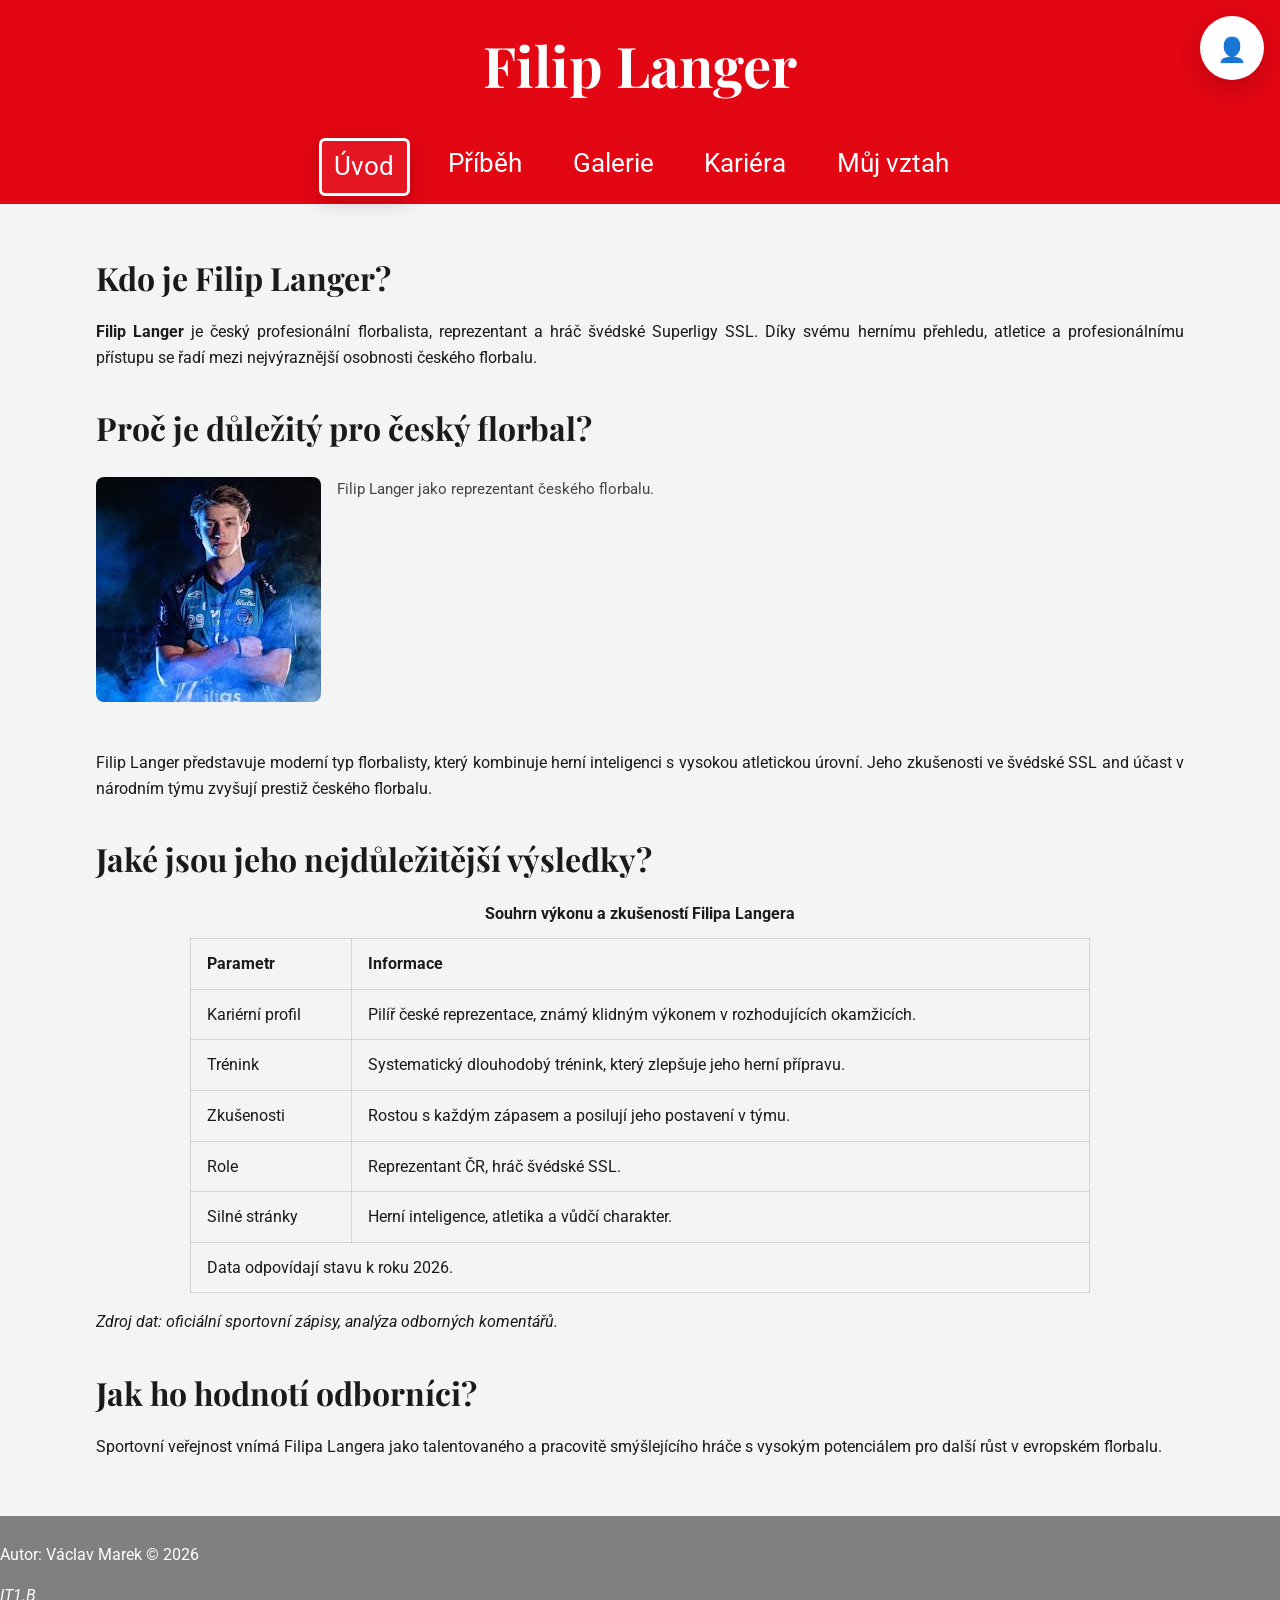
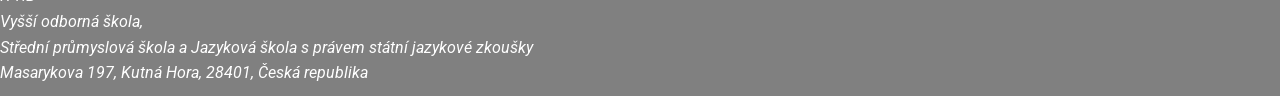
<file: index.html>
<!DOCTYPE html>
<html lang="cs">
<head>
    <meta charset="UTF-8">
    <meta name="viewport" content="width=device-width, initial-scale=1.0">
    <meta name="author" content="Václav Marek">
    <meta name="description" content="Filip Langer – český profesionální florbalista, reprezentant a hráč švédské SSL. Popoznejte jeho kariéru, statistiky and důvody, proč je jednou z nejdůležitějších osobností českého florbalu.">
    <meta name="robots" content="index, follow">
    <meta name="keywords" content="Filip Langer, florbal, český reprezentant, SSL, sportovní kariéra, florbalista">
    <meta property="og:title" content="Filip Langer – český florbalista a reprezentant">
    <meta property="og:description" content="Oficiální stránka o Filipu Langerovi: jeho sportovní kariéra, úspěchy a role v české florbalové reprezentaci.">
    <title>Filip Langer – Český florbalista a reprezentant</title>
    <link rel="stylesheet" href="Langer.css">
    <script type="application/ld+json">
    {
      "@context": "https://schema.org",
      "@type": "Person",
      "name": "Filip Langer",
      "jobTitle": "Florbalista",
      "knowsAbout": ["Florbal", "sportovní strategie", "reprezentační zápasy"],
      "memberOf": {
        "@type": "SportsTeam",
        "name": "Česká florbalová reprezentace"
      }
    }
    </script>
    <script type="application/ld+json">
    {
      "@context": "https://schema.org",
      "@type": "FAQPage",
      "mainEntity": [
        {
          "@type": "Question",
          "name": "Kdo je Filip Langer?",
          "acceptedAnswer": {
            "@type": "Answer",
            "text": "Filip Langer je český profesionální florbalista, reprezentant a hráč švédské Superligy SSL, známý pro svoji herní inteligenci, atletiku a vůdčí přístup na hřišti."
          }
        }
      ]
    }
    </script>
</head>
<body>
    <a href="#auth-modal" class="floating-logo">👤<span>Účet</span></a>
    <header>
        <h1 class="nadpis">Filip Langer</h1>
        <nav aria-label="Hlavní navigace">
            <ul class="vodorovne">
                <li><a href="index.html" class="active">Úvod</a></li>
                <li><a href="pribeh.html">Příběh</a></li>
                <li><a href="galerie_media.html">Galerie</a></li>
                <li><a href="repre.html">Kariéra</a></li>
                <li><a href="proc_prave_on.html">Můj vztah</a></li>
            </ul>
        </nav>
    </header>

    <main>
        <article>
            <section>
                <header>
                    <h2>Kdo je Filip Langer?</h2>
                </header>
                <p>
                    <strong>Filip Langer</strong> je český profesionální florbalista, reprezentant a hráč švédské Superligy SSL. Díky svému hernímu přehledu, atletice a profesionálnímu přístupu se řadí mezi nejvýraznější osobnosti českého florbalu.
                </p>
            </section>

            <section>
                <header>
                    <h2>Proč je důležitý pro český florbal?</h2>
                </header>
                <figure>
                    <img class="langer" src="img/jpg/stáhnout (2).jpg" alt="Filip Langer v akci" width="300" height="300" loading="lazy">
                    <figcaption>Filip Langer jako reprezentant českého florbalu.</figcaption>
                </figure>
                <p>
                    Filip Langer představuje moderní typ florbalisty, který kombinuje herní inteligenci s vysokou atletickou úrovní. Jeho zkušenosti ve švédské SSL and účast v národním týmu zvyšují prestiž českého florbalu.
                </p>
            </section>

            <section>
                <header>
                    <h2>Jaké jsou jeho nejdůležitější výsledky?</h2>
                </header>
                <table>
                    <caption>Souhrn výkonu a zkušeností Filipa Langera</caption>
                    <thead>
                        <tr>
                            <th>Parametr</th>
                            <th>Informace</th>
                        </tr>
                    </thead>
                    <tbody>
                        <tr>
                            <td>Kariérní profil</td>
                            <td>Pilíř české reprezentace, známý klidným výkonem v rozhodujících okamžicích.</td>
                        </tr>
                        <tr>
                            <td>Trénink</td>
                            <td>Systematický dlouhodobý trénink, který zlepšuje jeho herní přípravu.</td>
                        </tr>
                        <tr>
                            <td>Zkušenosti</td>
                            <td>Rostou s každým zápasem a posilují jeho postavení v týmu.</td>
                        </tr>
                        <tr>
                            <td>Role</td>
                            <td>Reprezentant ČR, hráč švédské SSL.</td>
                        </tr>
                        <tr>
                            <td>Silné stránky</td>
                            <td>Herní inteligence, atletika a vůdčí charakter.</td>
                        </tr>
                    </tbody>
                    <tfoot>
                        <tr>
                            <td colspan="2">Data odpovídají stavu k roku 2026.</td>
                        </tr>
                    </tfoot>
                </table>
                <p><em>Zdroj dat: oficiální sportovní zápisy, analýza odborných komentářů.</em></p>
            </section>

            <section>
                <header>
                    <h2>Jak ho hodnotí odborníci?</h2>
                </header>
                <p>
                    Sportovní veřejnost vnímá Filipa Langera jako talentovaného a pracovitě smýšlejícího hráče s vysokým potenciálem pro další růst v evropském florbalu.
                </p>
            </section>
        </article>
    </main>

    <footer class="footer">
        <p>Autor: Václav Marek © 2026</p>
        <address>
            IT1.B<br>
            Vyšší odborná škola,<br>
            Střední průmyslová škola a Jazyková škola s právem státní jazykové zkoušky<br>
            Masarykova 197, Kutná Hora, 28401, Česká republika
        </address>
    </footer>

    <div id="auth-modal" class="modal" role="dialog" aria-modal="true" aria-labelledby="auth-title">
        <div class="modal-content auth-container">
            <a href="#" class="modal-close" aria-label="Zavřít">✕</a>
            
            <div class="auth-box">
                <h2 id="auth-title">Přihlášení</h2>
                <form method="POST" action="#" novalidate>
                    <div class="form-group">
                        <label for="login-email">E-mail:</label>
                        <input type="email" id="login-email" name="email" placeholder="vase.email@priklad.cz" required>
                    </div>

                    <div class="form-group">
                        <label for="login-password">Heslo:</label>
                        <input type="password" id="login-password" name="password" placeholder="Zadejte heslo" required>
                    </div>

                    <button type="submit">Přihlásit se</button>
                </form>
            </div>

            <hr class="auth-divider">

            <div class="auth-box">
                <h2>Registrace</h2>
                <form method="POST" action="#" novalidate>
                    <div class="form-group">
                        <label for="reg-name">Jméno a příjmení:</label>
                        <input type="text" id="reg-name" name="name" placeholder="Vaše jméno" required>
                    </div>

                    <div class="form-group">
                        <label for="reg-email">E-mail:</label>
                        <input type="email" id="reg-email" name="email" placeholder="vase.email@priklad.cz" required>
                    </div>

                    <div class="form-group">
                        <label for="reg-password">Heslo:</label>
                        <input type="password" id="reg-password" name="password" placeholder="Vytvořte si silné heslo" required>
                    </div>

                    <div class="form-group checkbox-group">
                        <label><input type="checkbox" name="agree" required> Souhlasím se zpracováním dat</label>
                    </div>

                    <button type="submit">Registrovat se</button>
                </form>
            </div>
        </div>
    </div>
</body>
</html>
</file>
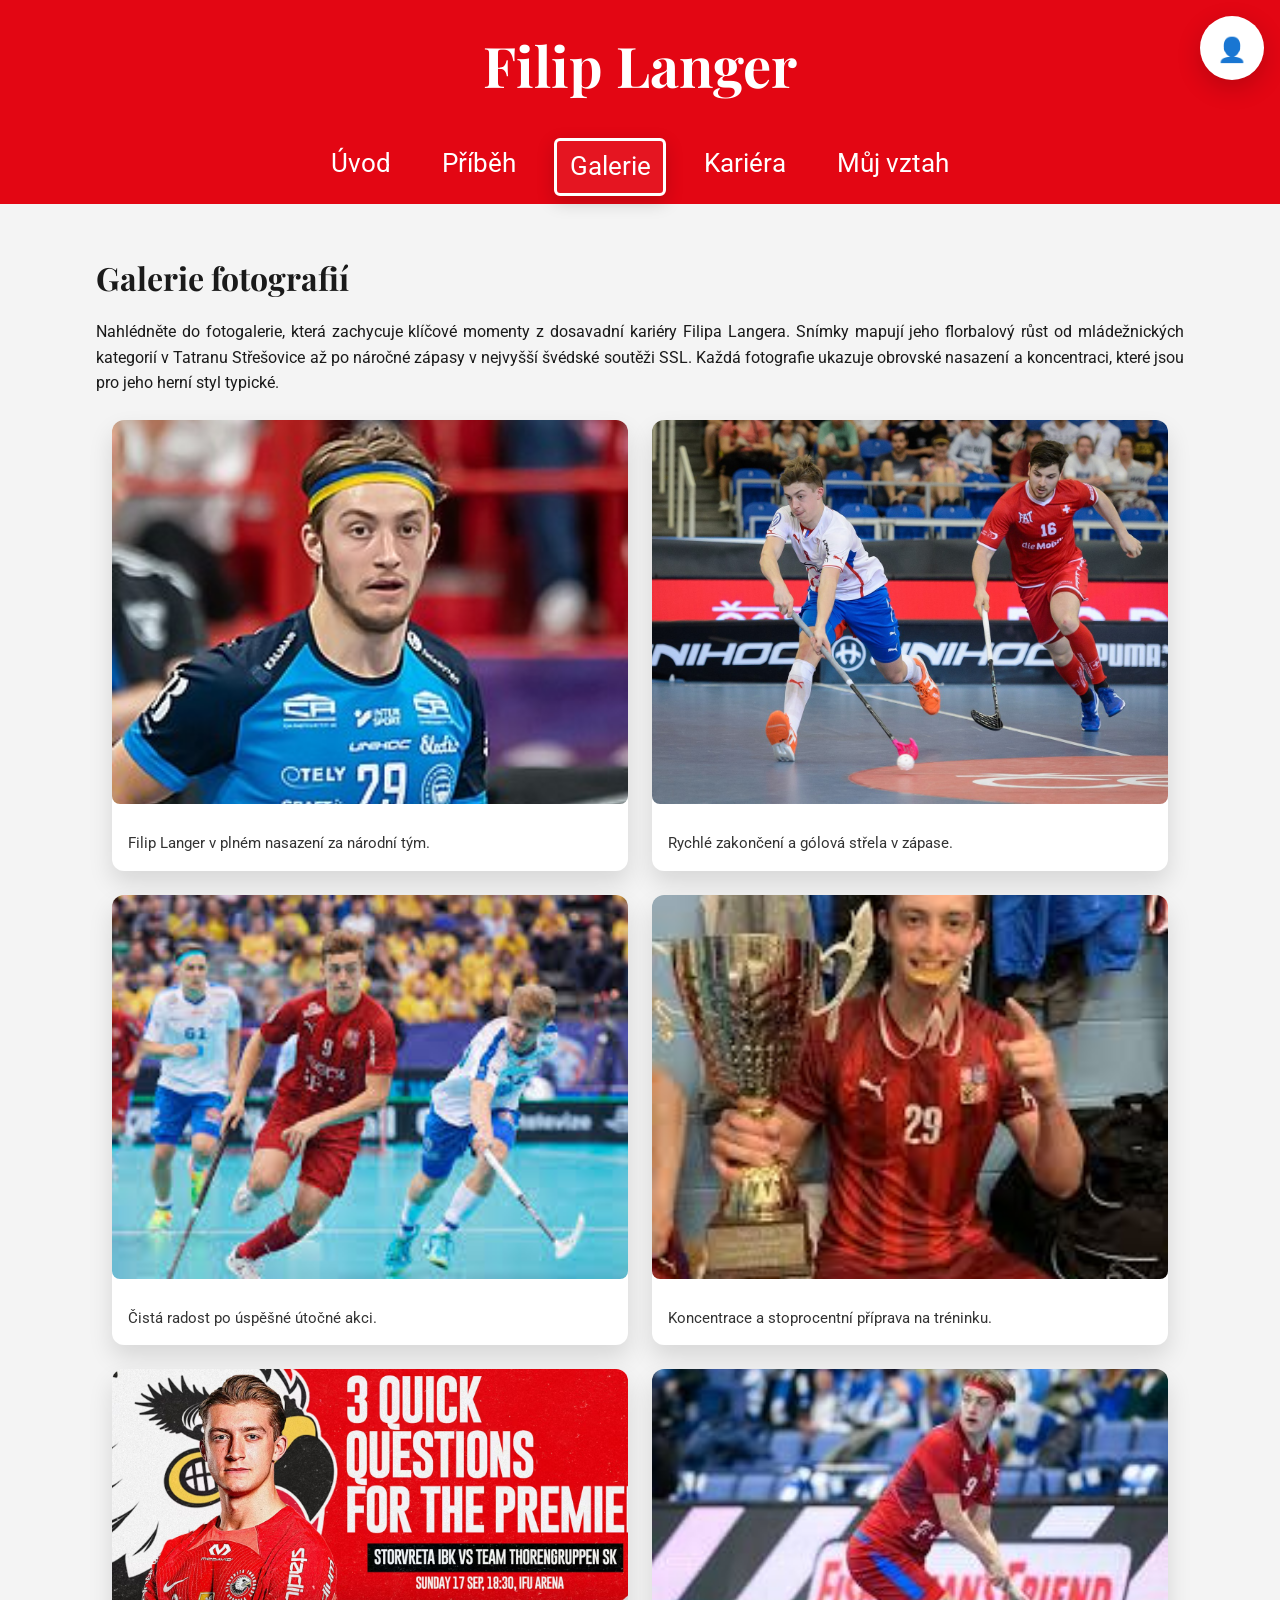
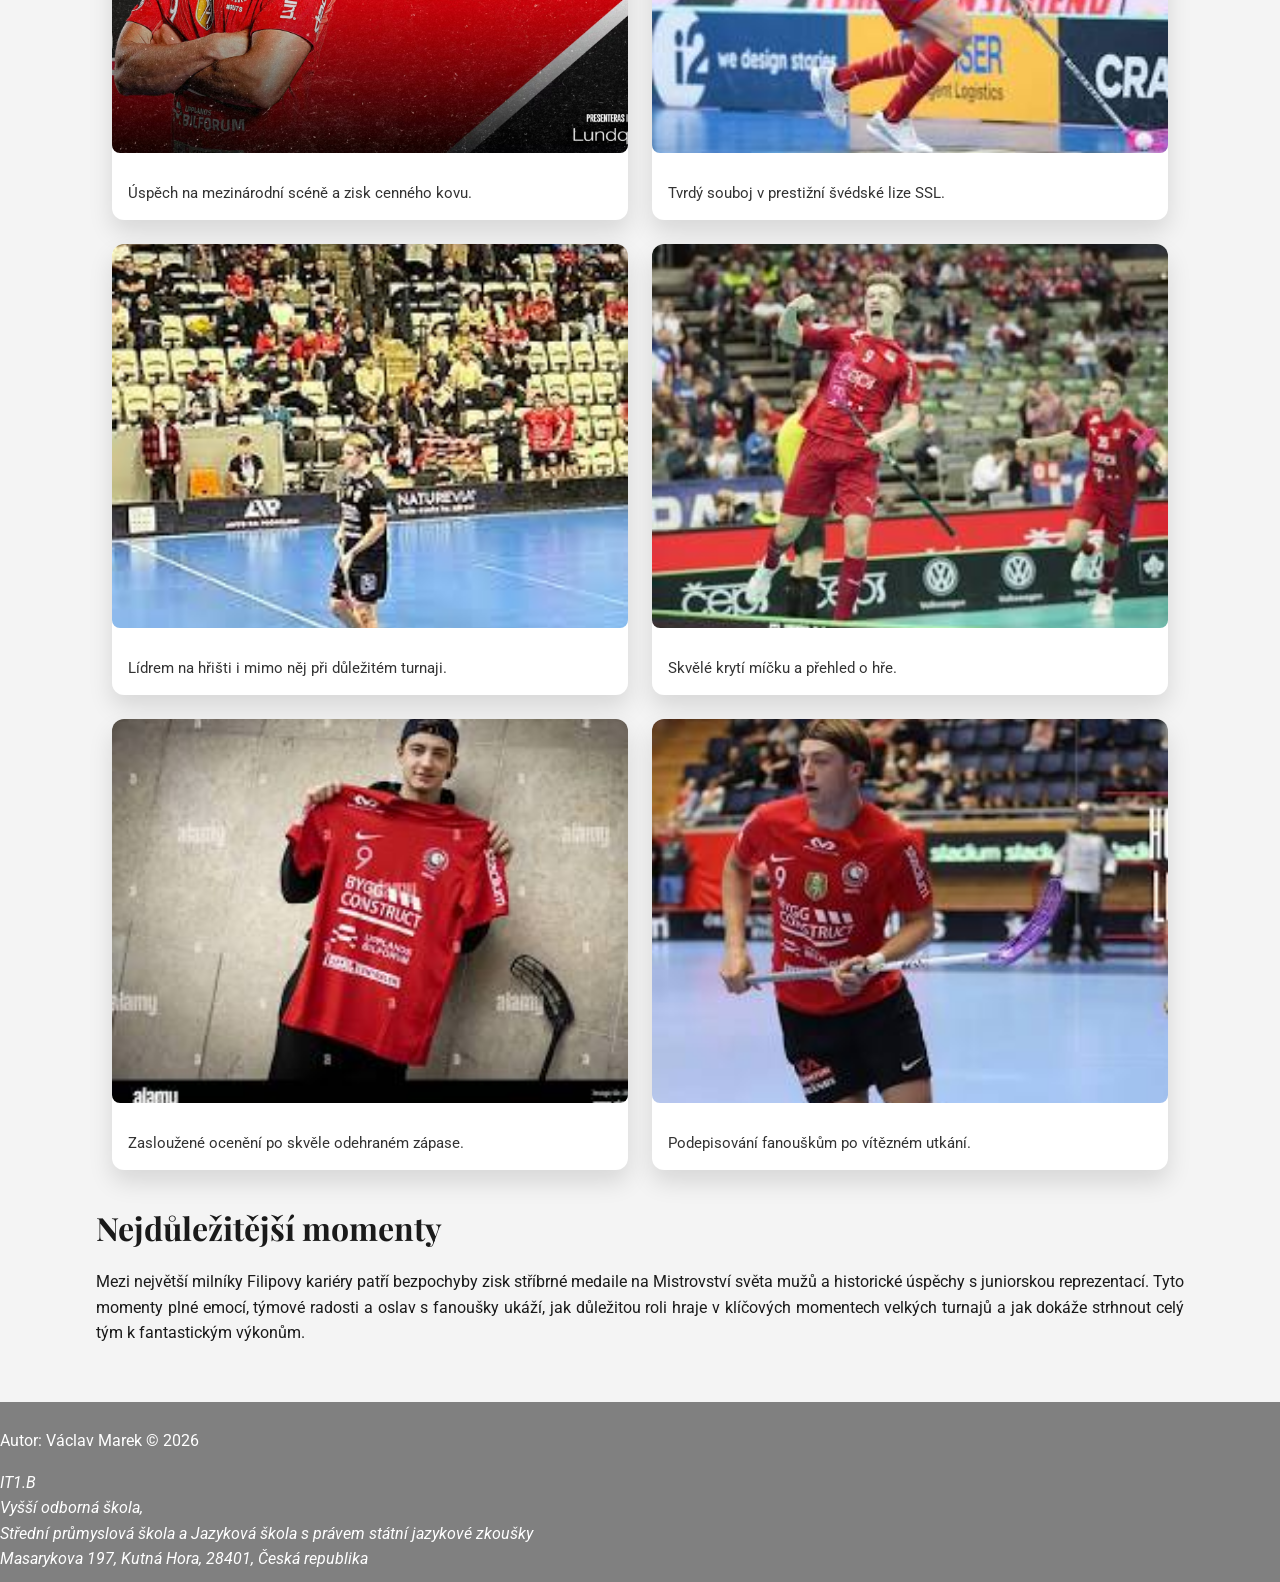
<file: galerie_media.html>
<!DOCTYPE html>
<html lang="cs">
<head>
    <meta charset="UTF-8">
    <meta name="viewport" content="width=device-width, initial-scale=1.0">
    <meta name="author" content="Václav Marek">
    <meta name="description" content="Galerie fotografií Filipa Langera – jeho nejlepší momenty ze zápasů, tréninků a reprezentačních akcí. Podívejte se na fotografie florbalisty v akci.">
    <meta name="keywords" content="Filip Langer, galerie, fotografie, florbal, zápasy">
    <link rel="stylesheet" href="Langer.css">
    <title>Filip Langer – Galerie a fotografie</title>
</head>
<body>
    <a href="#auth-modal" class="floating-logo">👤<span>Účet</span></a>
    <header>
        <h1 class="nadpis">Filip Langer</h1>
        <nav aria-label="Hlavní navigace">
            <ul class="vodorovne">
                <li><a href="index.html">Úvod</a></li>
                <li><a href="pribeh.html">Příběh</a></li>
                <li><a href="galerie_media.html" class="active">Galerie</a></li>
                <li><a href="repre.html">Kariéra</a></li>
                <li><a href="proc_prave_on.html">Můj vztah</a></li>
            </ul>
        </nav>
    </header>

    <main>
        <article>
            <section>
                <h2>Galerie fotografií</h2>
                <p>
                    Nahlédněte do fotogalerie, která zachycuje klíčové momenty z dosavadní kariéry Filipa Langera. Snímky mapují jeho florbalový růst od mládežnických kategorií v Tatranu Střešovice až po náročné zápasy v nejvyšší švédské soutěži SSL. Každá fotografie ukazuje obrovské nasazení a koncentraci, které jsou pro jeho herní styl typické.
                </p>

                <div class="gallery-container">
                    <figure>
                        <img class="gallery-img" src="img/jpg/SM-final_2022_Falun-Kalmarsund_Filip_Langer_(cropped).jpg" alt="Filip Langer v reprezentačním dresu během mezinárodního utkání">
                        <figcaption>Filip Langer v plném nasazení za národní tým.</figcaption>
                    </figure>

                    <figure>
                        <img class="gallery-img" src="img/jpg/galerie1.jpg" alt="Filip Langer při střelbě z nápřahu na bránu soupeře">
                        <figcaption>Rychlé zakončení a gólová střela v zápase.</figcaption>
                    </figure>

                    <figure>
                        <img class="gallery-img" src="img/jpg/images.jpg" alt="Filip Langer slaví vstřelenou branku se svými spoluhráči">
                        <figcaption>Čistá radost po úspěšné útočné akci.</figcaption>
                    </figure>

                    <figure>
                        <img class="gallery-img" src="img/jpg/kariera.jpg" alt="Portrétní snímek florbalisty Filipa Langera při tréninku">
                        <figcaption>Koncentrace a stoprocentní příprava na tréninku.</figcaption>
                    </figure>
                     <figure>
                        <img class="gallery-img" src="img/jpg/thumb_2560.avif" alt="Filip Langer se raduje na stupních vítězů s medailí na krku">
                        <figcaption>Úspěch na mezinárodní scéně a zisk cenného kovu.</figcaption>
                    </figure>

                    <figure>
                        <img class="gallery-img" src="img/jpg/galerie2.jpg" alt="Filip Langer v dresu švédského klubu Kalmarsund v souboji o míček">
                        <figcaption>Tvrdý souboj v prestižní švédské lize SSL.</figcaption>
                    </figure>

                    <figure>
                        <img class="gallery-img" src="img/jpg/galerie3.jpg" alt="Filip Langer s kapitánskou páskou udílí pokyny týmu">
                        <figcaption>Lídrem na hřišti i mimo něj při důležitém turnaji.</figcaption>
                    </figure>

                    <figure>
                        <img class="gallery-img" src="img/jpg/galerie4.jpg" alt="Filip Langer kontroluje balónek na florbale za brankou soupeře">
                        <figcaption>Skvělé krytí míčku a přehled o hře.</figcaption>
                    </figure>

                    <figure>
                        <img class="gallery-img" src="img/jpg/galerie5.jpg" alt="Filip Langer přebírá ocenění pro nejlepšího hráče utkání">
                        <figcaption>Zasloužené ocenění po skvěle odehraném zápase.</figcaption>
                    </figure>

                    <figure>
                        <img class="gallery-img" src="img/jpg/galerie6.jpg" alt="Filip Langer dává autogram mladým florbalovým fanouškům">
                        <figcaption>Podepisování fanouškům po vítězném utkání.</figcaption>
                    </figure>


                </div>
            </section>

            <section>
                <h2>Nejdůležitější momenty</h2>
                <p>
                    Mezi největší milníky Filipovy kariéry patří bezpochyby zisk stříbrné medaile na Mistrovství světa mužů a historické úspěchy s juniorskou reprezentací. Tyto momenty plné emocí, týmové radosti a oslav s fanoušky ukáží, jak důležitou roli hraje v klíčových momentech velkých turnajů a jak dokáže strhnout celý tým k fantastickým výkonům.
                </p>
            </section>
        </article>
    </main>

    <footer class="footer">
        <p>Autor: Václav Marek © 2026</p>
        <address>
            IT1.B<br>
            Vyšší odborná škola,<br>
            Střední průmyslová škola a Jazyková škola s právem státní jazykové zkoušky<br>
            Masarykova 197, Kutná Hora, 28401, Česká republika
        </address>
    </footer>

    <div id="auth-modal" class="modal" role="dialog" aria-modal="true" aria-labelledby="auth-title">
        <div class="modal-content auth-container">
            <a href="#" class="modal-close" aria-label="Zavřít">✕</a>
            
            <div class="auth-box">
                <h2 id="auth-title">Přihlášení</h2>
                <form method="POST" action="#" novalidate>
                    <div class="form-group">
                        <label for="login-email">E-mail:</label>
                        <input type="email" id="login-email" name="email" placeholder="vase.email@priklad.cz" required>
                    </div>

                    <div class="form-group">
                        <label for="login-password">Heslo:</label>
                        <input type="password" id="login-password" name="password" placeholder="Zadejte heslo" required>
                    </div>

                    <button type="submit">Přihlásit se</button>
                </form>
            </div>

            <hr class="auth-divider">

            <div class="auth-box">
                <h2>Registrace</h2>
                <form method="POST" action="#" novalidate>
                    <div class="form-group">
                        <label for="reg-name">Jméno a příjmení:</label>
                        <input type="text" id="reg-name" name="name" placeholder="Vaše jméno" required>
                    </div>

                    <div class="form-group">
                        <label for="reg-email">E-mail:</label>
                        <input type="email" id="reg-email" name="email" placeholder="vase.email@priklad.cz" required>
                    </div>

                    <div class="form-group">
                        <label for="reg-password">Heslo:</label>
                        <input type="password" id="reg-password" name="password" placeholder="Vytvořte si silné heslo" required>
                    </div>

                    <div class="form-group checkbox-group">
                        <label><input type="checkbox" name="agree" required> Souhlasím se zpracováním dat</label>
                    </div>

                    <button type="submit">Registrovat se</button>
                </form>
            </div>
        </div>
    </div>
</body>
</html>
</file>
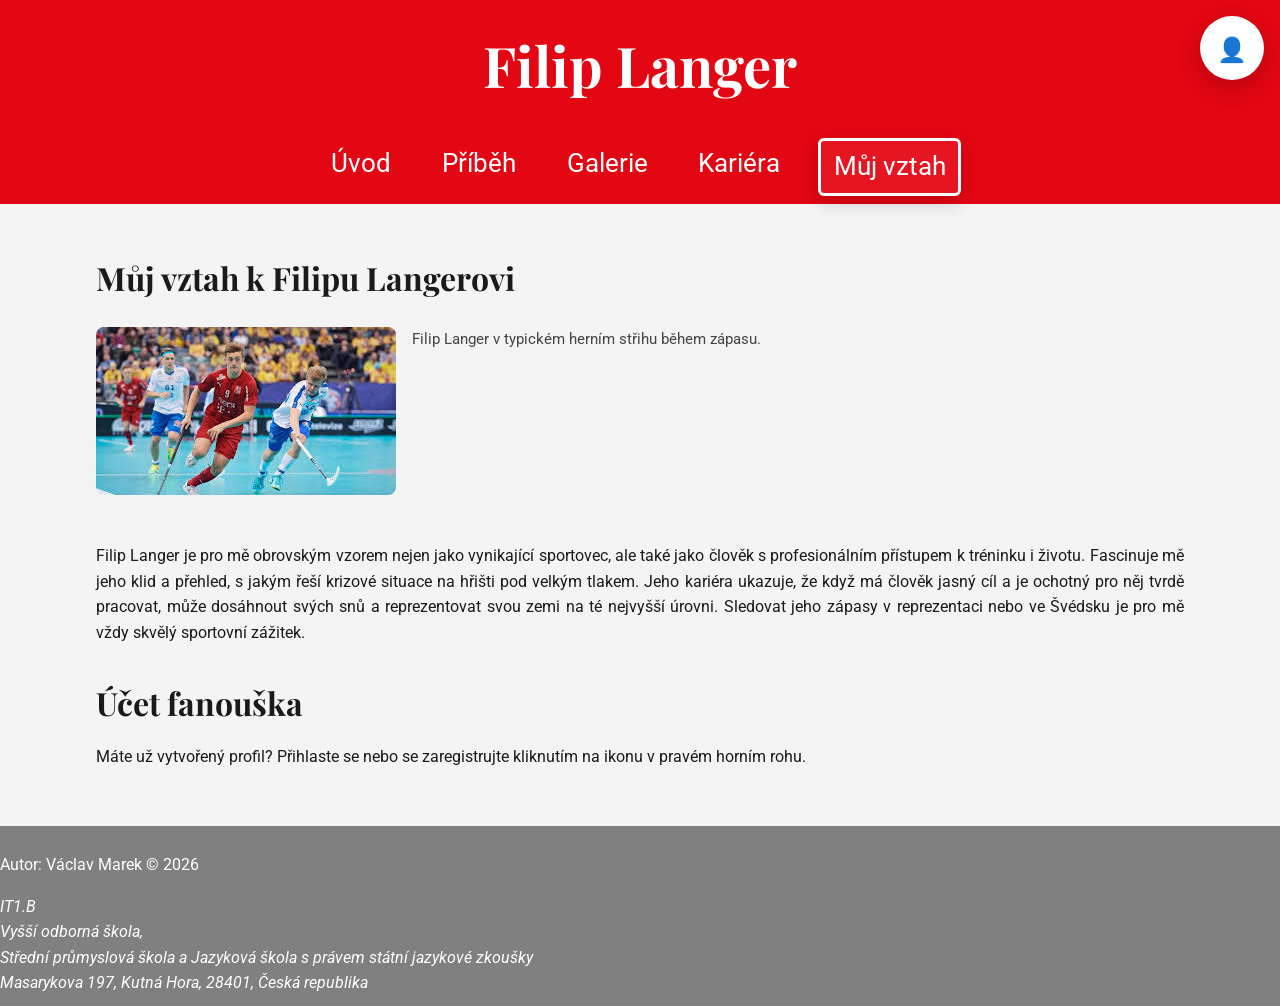
<file: proc_prave_on.html>
<!DOCTYPE html>
<html lang="cs">
<head>
    <meta charset="UTF-8">
    <meta name="viewport" content="width=device-width, initial-scale=1.0">
    <meta name="author" content="Václav Marek">
    <meta name="description" content="Zjistěte, proč je Filip Langer důležitou osobou a jak se k němu postavujeme. Přidejte se k jeho fanům a podělte se svým názorem na jeho kariéru.">
    <meta name="keywords" content="Filip Langer, názor, vztah, fanoušci, podpora">
    <link rel="stylesheet" href="Langer.css">
    <title>Filip Langer – Můj vztah k osobě</title>
</head>
<body>
    <a href="#auth-modal" class="floating-logo">👤<span>Účet</span></a>
    <header>
        <h1 class="nadpis">Filip Langer</h1>
        <nav aria-label="Hlavní navigace">
            <ul class="vodorovne">
                <li><a href="index.html">Úvod</a></li>
                <li><a href="pribeh.html">Příběh</a></li>
                <li><a href="galerie_media.html">Galerie</a></li>
                <li><a href="repre.html">Kariéra</a></li>
                <li><a href="proc_prave_on.html" class="active">Můj vztah</a></li>
            </ul>
        </nav>
    </header>

    <main>
        <article>
            <section>
                <h2>Můj vztah k Filipu Langerovi</h2>
                <figure>
                    <img class="flanger" src="img/jpg/images.jpg" alt="Filip Langer při zápase" width="300" height="300">
                    <figcaption>Filip Langer v typickém herním střihu během zápasu.</figcaption>
                </figure>
                <p>
                    Filip Langer je pro mě obrovským vzorem nejen jako vynikající sportovec, ale také jako člověk s profesionálním přístupem k tréninku i životu. Fascinuje mě jeho klid a přehled, s jakým řeší krizové situace na hřišti pod velkým tlakem. Jeho kariéra ukazuje, že když má člověk jasný cíl a je ochotný pro něj tvrdě pracovat, může dosáhnout svých snů a reprezentovat svou zemi na té nejvyšší úrovni. Sledovat jeho zápasy v reprezentaci nebo ve Švédsku je pro mě vždy skvělý sportovní zážitek.
                </p>
            </section>

            <section>
                <h2>Účet fanouška</h2>
                <p>Máte už vytvořený profil? Přihlaste se nebo se zaregistrujte kliknutím na ikonu v pravém horním rohu.</p>
            </section>
        </article>
    </main>

    <footer class="footer">
        <p>Autor: Václav Marek © 2026</p>
        <address>
            IT1.B<br>
            Vyšší odborná škola,<br>
            Střední průmyslová škola a Jazyková škola s právem státní jazykové zkoušky<br>
            Masarykova 197, Kutná Hora, 28401, Česká republika
        </address>
    </footer>

    <div id="auth-modal" class="modal" role="dialog" aria-modal="true" aria-labelledby="auth-title">
        <div class="modal-content auth-container">
            <a href="#" class="modal-close" aria-label="Zavřít">✕</a>
            
            <div class="auth-box">
                <h2 id="auth-title">Přihlášení</h2>
                <form method="POST" action="#" novalidate>
                    <div class="form-group">
                        <label for="login-email">E-mail:</label>
                        <input type="email" id="login-email" name="email" placeholder="vase.email@priklad.cz" required>
                    </div>

                    <div class="form-group">
                        <label for="login-password">Heslo:</label>
                        <input type="password" id="login-password" name="password" placeholder="Zadejte heslo" required>
                    </div>

                    <button type="submit">Přihlásit se</button>
                </form>
            </div>

            <hr class="auth-divider">

            <div class="auth-box">
                <h2>Registrace</h2>
                <form method="POST" action="#" novalidate>
                    <div class="form-group">
                        <label for="reg-name">Jméno a příjmení:</label>
                        <input type="text" id="reg-name" name="name" placeholder="Vaše jméno" required>
                    </div>

                    <div class="form-group">
                        <label for="reg-email">E-mail:</label>
                        <input type="email" id="reg-email" name="email" placeholder="vase.email@priklad.cz" required>
                    </div>

                    <div class="form-group">
                        <label for="reg-password">Heslo:</label>
                        <input type="password" id="reg-password" name="password" placeholder="Vytvořte si silné heslo" required>
                    </div>

                    <div class="form-group checkbox-group">
                        <label><input type="checkbox" name="agree" required> Souhlasím se zpracováním dat</label>
                    </div>

                    <button type="submit">Registrovat se</button>
                </form>
            </div>
        </div>
    </div>
</body>
</html>
</file>
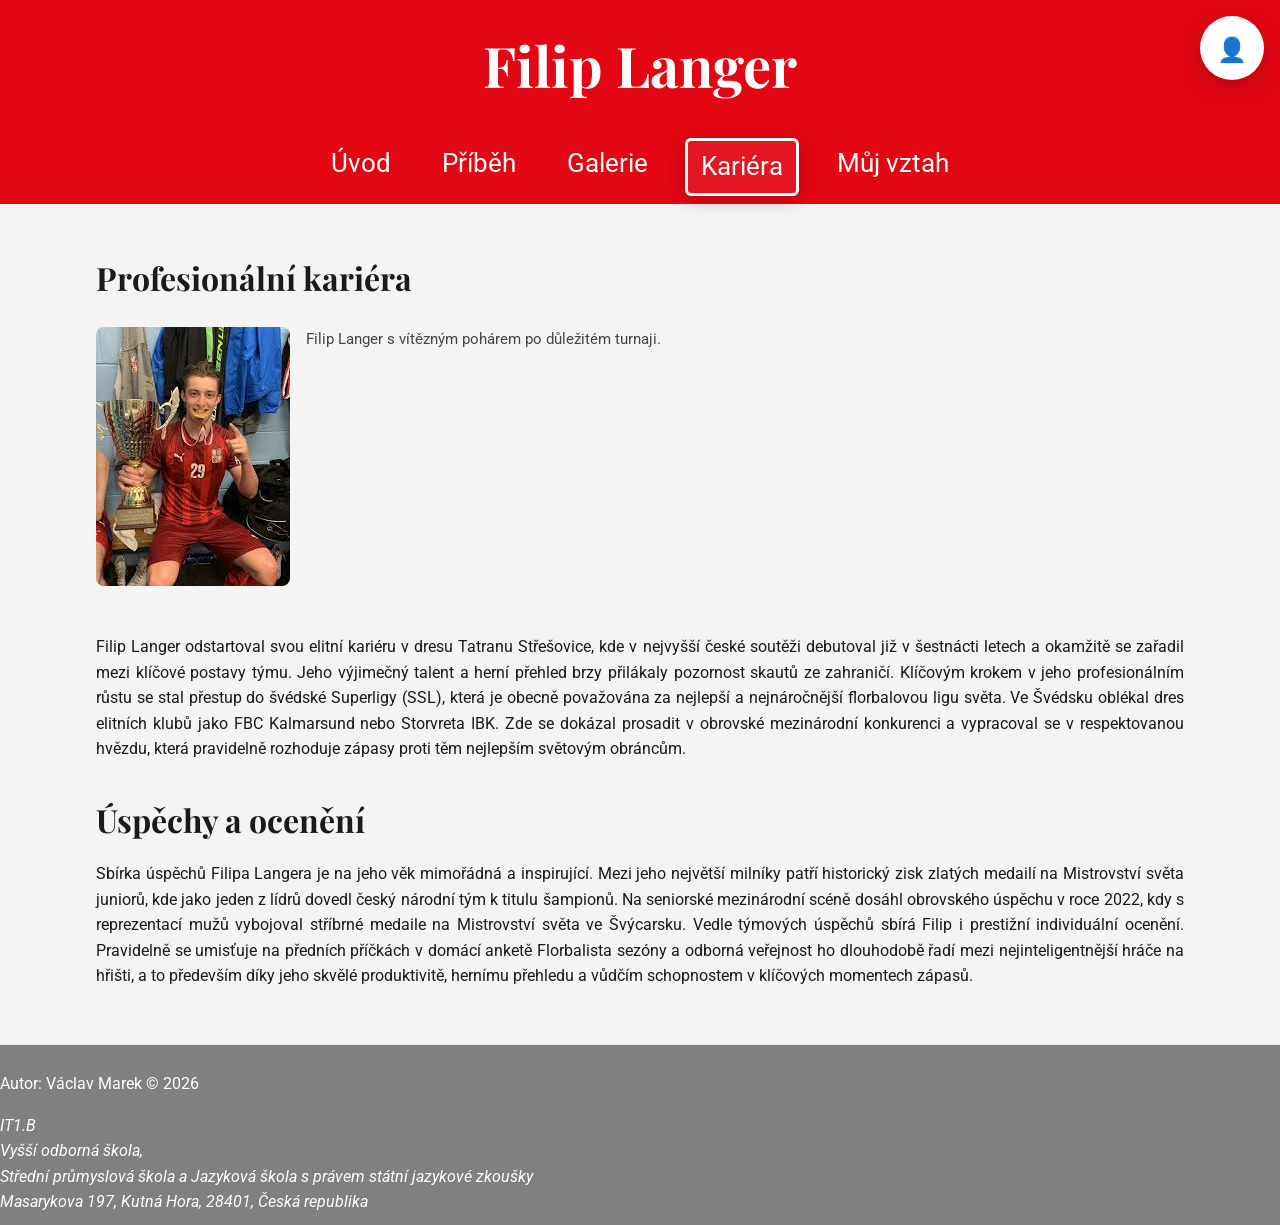
<file: repre.html>
<!DOCTYPE html>
<html lang="cs">
<head>
    <meta charset="UTF-8">
    <meta name="viewport" content="width=device-width, initial-scale=1.0">
    <meta name="author" content="Václav Marek">
    <meta name="description" content="Kariéra Filipa Langera – jeho úspěchy v České republice, účast v reprezentaci a hráčská kariéra ve švédské Superlize SSL. Podívejte se na jeho profesionální cestu.">
    <meta name="keywords" content="Filip Langer, kariéra, reprezentace, SSL, profesionální florbal">
    <link rel="stylesheet" href="Langer.css">
    <title>Filip Langer – Profesionální kariéra</title>
</head>
<body>
    <a href="#auth-modal" class="floating-logo">👤<span>Účet</span></a>
    <header>
        <h1 class="nadpis">Filip Langer</h1>
        <nav aria-label="Hlavní navigace">
            <ul class="vodorovne">
                <li><a href="index.html">Úvod</a></li>
                <li><a href="pribeh.html">Příběh</a></li>
                <li><a href="galerie_media.html">Galerie</a></li>
                <li><a href="repre.html" class="active">Kariéra</a></li>
                <li><a href="proc_prave_on.html">Můj vztah</a></li>
            </ul>
        </nav>
    </header>

    <main>
        <article>
            <section>
                <h2>Profesionální kariéra</h2>
                <figure>
                    <img class="flanger" src="img/jpg/kariera.jpg" alt="Filip Langer s vítězným pohárem" width="300" height="300">
                    <figcaption>Filip Langer s vítězným pohárem po důležitém turnaji.</figcaption>
                </figure>
                <p>
                    Filip Langer odstartoval svou elitní kariéru v dresu Tatranu Střešovice, kde v nejvyšší české soutěži debutoval již v šestnácti letech a okamžitě se zařadil mezi klíčové postavy týmu. Jeho výjimečný talent a herní přehled brzy přilákaly pozornost skautů ze zahraničí. Klíčovým krokem v jeho profesionálním růstu se stal přestup do švédské Superligy (SSL), která je obecně považována za nejlepší a nejnáročnější florbalovou ligu světa. Ve Švédsku oblékal dres elitních klubů jako FBC Kalmarsund nebo Storvreta IBK. Zde se dokázal prosadit v obrovské mezinárodní konkurenci a vypracoval se v respektovanou hvězdu, která pravidelně rozhoduje zápasy proti těm nejlepším světovým obráncům.
                </p>
            </section>

            <section>
                <h2>Úspěchy a ocenění</h2>
                <p>
                    Sbírka úspěchů Filipa Langera je na jeho věk mimořádná a inspirující. Mezi jeho největší milníky patří historický zisk zlatých medailí na Mistrovství světa juniorů, kde jako jeden z lídrů dovedl český národní tým k titulu šampionů. Na seniorské mezinárodní scéně dosáhl obrovského úspěchu v roce 2022, kdy s reprezentací mužů vybojoval stříbrné medaile na Mistrovství světa ve Švýcarsku. Vedle týmových úspěchů sbírá Filip i prestižní individuální ocenění. Pravidelně se umisťuje na předních příčkách v domácí anketě Florbalista sezóny a odborná veřejnost ho dlouhodobě řadí mezi nejinteligentnější hráče na hřišti, a to především díky jeho skvělé produktivitě, hernímu přehledu a vůdčím schopnostem v klíčových momentech zápasů.
                </p>
            </section>
        </article>
    </main>

    <footer class="footer">
        <p>Autor: Václav Marek © 2026</p>
        <address>
            IT1.B<br>
            Vyšší odborná škola,<br>
            Střední průmyslová škola a Jazyková škola s právem státní jazykové zkoušky<br>
            Masarykova 197, Kutná Hora, 28401, Česká republika
        </address>
    </footer>

    <div id="auth-modal" class="modal" role="dialog" aria-modal="true" aria-labelledby="auth-title">
        <div class="modal-content auth-container">
            <a href="#" class="modal-close" aria-label="Zavřít">✕</a>
            
            <div class="auth-box">
                <h2 id="auth-title">Přihlášení</h2>
                <form method="POST" action="#" novalidate>
                    <div class="form-group">
                        <label for="login-email">E-mail:</label>
                        <input type="email" id="login-email" name="email" placeholder="vase.email@priklad.cz" required>
                    </div>

                    <div class="form-group">
                        <label for="login-password">Heslo:</label>
                        <input type="password" id="login-password" name="password" placeholder="Zadejte heslo" required>
                    </div>

                    <button type="submit">Přihlásit se</button>
                </form>
            </div>

            <hr class="auth-divider">

            <div class="auth-box">
                <h2>Registrace</h2>
                <form method="POST" action="#" novalidate>
                    <div class="form-group">
                        <label for="reg-name">Jméno a příjmení:</label>
                        <input type="text" id="reg-name" name="name" placeholder="Vaše jméno" required>
                    </div>

                    <div class="form-group">
                        <label for="reg-email">E-mail:</label>
                        <input type="email" id="reg-email" name="email" placeholder="vase.email@priklad.cz" required>
                    </div>

                    <div class="form-group">
                        <label for="reg-password">Heslo:</label>
                        <input type="password" id="reg-password" name="password" placeholder="Vytvořte si silné heslo" required>
                    </div>

                    <div class="form-group checkbox-group">
                        <label><input type="checkbox" name="agree" required> Souhlasím se zpracováním dat</label>
                    </div>

                    <button type="submit">Registrovat se</button>
                </form>
            </div>
        </div>
    </div>
</body>
</html>
</file>
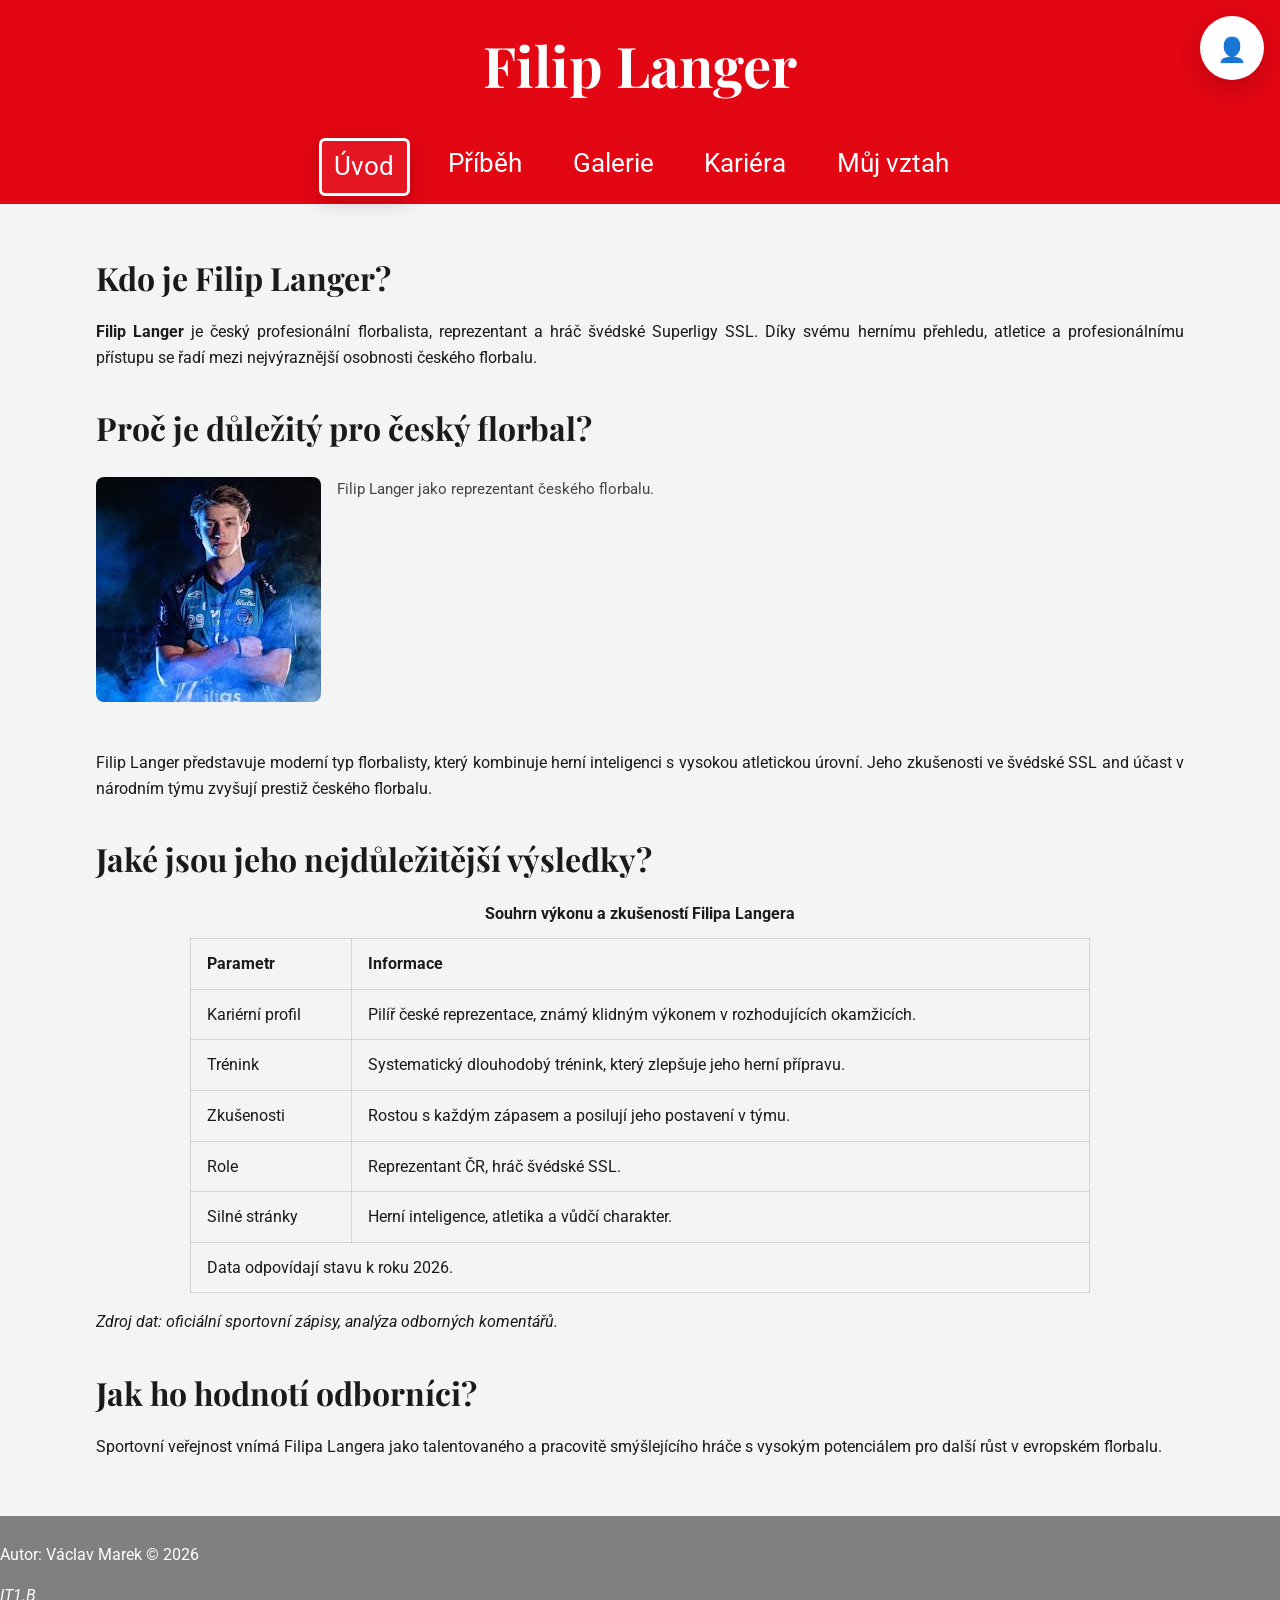
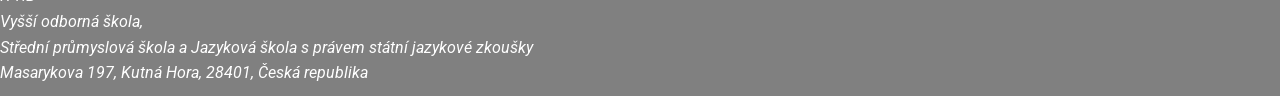
<file: uvodni_stranka.html>
<!DOCTYPE html>
<html lang="cs">
<head>
    <meta charset="UTF-8">
    <meta name="viewport" content="width=device-width, initial-scale=1.0">
    <meta name="author" content="Václav Marek">
    <meta name="description" content="Filip Langer – český profesionální florbalista, reprezentant a hráč švédské SSL. Popoznejte jeho kariéru, statistiky and důvody, proč je jednou z nejdůležitějších osobností českého florbalu.">
    <meta name="robots" content="index, follow">
    <meta name="keywords" content="Filip Langer, florbal, český reprezentant, SSL, sportovní kariéra, florbalista">
    <meta property="og:title" content="Filip Langer – český florbalista a reprezentant">
    <meta property="og:description" content="Oficiální stránka o Filipu Langerovi: jeho sportovní kariéra, úspěchy a role v české florbalové reprezentaci.">
    <title>Filip Langer – Český florbalista a reprezentant</title>
    <link rel="stylesheet" href="Langer.css">
    <script type="application/ld+json">
    {
      "@context": "https://schema.org",
      "@type": "Person",
      "name": "Filip Langer",
      "jobTitle": "Florbalista",
      "knowsAbout": ["Florbal", "sportovní strategie", "reprezentační zápasy"],
      "memberOf": {
        "@type": "SportsTeam",
        "name": "Česká florbalová reprezentace"
      }
    }
    </script>
    <script type="application/ld+json">
    {
      "@context": "https://schema.org",
      "@type": "FAQPage",
      "mainEntity": [
        {
          "@type": "Question",
          "name": "Kdo je Filip Langer?",
          "acceptedAnswer": {
            "@type": "Answer",
            "text": "Filip Langer je český profesionální florbalista, reprezentant a hráč švédské Superligy SSL, známý pro svoji herní inteligenci, atletiku a vůdčí přístup na hřišti."
          }
        }
      ]
    }
    </script>
</head>
<body>
    <a href="#auth-modal" class="floating-logo">👤<span>Účet</span></a>
    <header>
        <h1 class="nadpis">Filip Langer</h1>
        <nav aria-label="Hlavní navigace">
            <ul class="vodorovne">
                <li><a href="uvodni_stranka.html" class="active">Úvod</a></li>
                <li><a href="pribeh.html">Příběh</a></li>
                <li><a href="galerie_media.html">Galerie</a></li>
                <li><a href="repre.html">Kariéra</a></li>
                <li><a href="proc_prave_on.html">Můj vztah</a></li>
            </ul>
        </nav>
    </header>

    <main>
        <article>
            <section>
                <header>
                    <h2>Kdo je Filip Langer?</h2>
                </header>
                <p>
                    <strong>Filip Langer</strong> je český profesionální florbalista, reprezentant a hráč švédské Superligy SSL. Díky svému hernímu přehledu, atletice a profesionálnímu přístupu se řadí mezi nejvýraznější osobnosti českého florbalu.
                </p>
            </section>

            <section>
                <header>
                    <h2>Proč je důležitý pro český florbal?</h2>
                </header>
                <figure>
                    <img class="langer" src="img/jpg/stáhnout (2).jpg" alt="Filip Langer v akci" width="300" height="300" loading="lazy">
                    <figcaption>Filip Langer jako reprezentant českého florbalu.</figcaption>
                </figure>
                <p>
                    Filip Langer představuje moderní typ florbalisty, který kombinuje herní inteligenci s vysokou atletickou úrovní. Jeho zkušenosti ve švédské SSL and účast v národním týmu zvyšují prestiž českého florbalu.
                </p>
            </section>

            <section>
                <header>
                    <h2>Jaké jsou jeho nejdůležitější výsledky?</h2>
                </header>
                <table>
                    <caption>Souhrn výkonu a zkušeností Filipa Langera</caption>
                    <thead>
                        <tr>
                            <th>Parametr</th>
                            <th>Informace</th>
                        </tr>
                    </thead>
                    <tbody>
                        <tr>
                            <td>Kariérní profil</td>
                            <td>Pilíř české reprezentace, známý klidným výkonem v rozhodujících okamžicích.</td>
                        </tr>
                        <tr>
                            <td>Trénink</td>
                            <td>Systematický dlouhodobý trénink, který zlepšuje jeho herní přípravu.</td>
                        </tr>
                        <tr>
                            <td>Zkušenosti</td>
                            <td>Rostou s každým zápasem a posilují jeho postavení v týmu.</td>
                        </tr>
                        <tr>
                            <td>Role</td>
                            <td>Reprezentant ČR, hráč švédské SSL.</td>
                        </tr>
                        <tr>
                            <td>Silné stránky</td>
                            <td>Herní inteligence, atletika a vůdčí charakter.</td>
                        </tr>
                    </tbody>
                    <tfoot>
                        <tr>
                            <td colspan="2">Data odpovídají stavu k roku 2026.</td>
                        </tr>
                    </tfoot>
                </table>
                <p><em>Zdroj dat: oficiální sportovní zápisy, analýza odborných komentářů.</em></p>
            </section>

            <section>
                <header>
                    <h2>Jak ho hodnotí odborníci?</h2>
                </header>
                <p>
                    Sportovní veřejnost vnímá Filipa Langera jako talentovaného a pracovitě smýšlejícího hráče s vysokým potenciálem pro další růst v evropském florbalu.
                </p>
            </section>
        </article>
    </main>

    <footer class="footer">
        <p>Autor: Václav Marek © 2026</p>
        <address>
            IT1.B<br>
            Vyšší odborná škola,<br>
            Střední průmyslová škola a Jazyková škola s právem státní jazykové zkoušky<br>
            Masarykova 197, Kutná Hora, 28401, Česká republika
        </address>
    </footer>

    <div id="auth-modal" class="modal" role="dialog" aria-modal="true" aria-labelledby="auth-title">
        <div class="modal-content auth-container">
            <a href="#" class="modal-close" aria-label="Zavřít">✕</a>
            
            <div class="auth-box">
                <h2 id="auth-title">Přihlášení</h2>
                <form method="POST" action="#" novalidate>
                    <div class="form-group">
                        <label for="login-email">E-mail:</label>
                        <input type="email" id="login-email" name="email" placeholder="vase.email@priklad.cz" required>
                    </div>

                    <div class="form-group">
                        <label for="login-password">Heslo:</label>
                        <input type="password" id="login-password" name="password" placeholder="Zadejte heslo" required>
                    </div>

                    <button type="submit">Přihlásit se</button>
                </form>
            </div>

            <hr class="auth-divider">

            <div class="auth-box">
                <h2>Registrace</h2>
                <form method="POST" action="#" novalidate>
                    <div class="form-group">
                        <label for="reg-name">Jméno a příjmení:</label>
                        <input type="text" id="reg-name" name="name" placeholder="Vaše jméno" required>
                    </div>

                    <div class="form-group">
                        <label for="reg-email">E-mail:</label>
                        <input type="email" id="reg-email" name="email" placeholder="vase.email@priklad.cz" required>
                    </div>

                    <div class="form-group">
                        <label for="reg-password">Heslo:</label>
                        <input type="password" id="reg-password" name="password" placeholder="Vytvořte si silné heslo" required>
                    </div>

                    <div class="form-group checkbox-group">
                        <label><input type="checkbox" name="agree" required> Souhlasím se zpracováním dat</label>
                    </div>

                    <button type="submit">Registrovat se</button>
                </form>
            </div>
        </div>
    </div>
</body>
</html>
</file>
<file: Langer.css>
@import url('https://fonts.googleapis.com/css2?family=Roboto:wght@400;700&family=Playfair+Display:wght@700&display=swap');

:root {
    --bg: #F4F4F4; /* 60% - hlavní pozadí - světle šedá */
    --text: #1A1A1A; /* 30% - hlavní text - antracit */
    --accent: #E30613; /* 10% - sytě červená nadpisu/nav (barevné schéma 60-30-10) */
    --accent-text: #FFFFFF; /* text na akcentu - bílá */
}

* {
    box-sizing: border-box;
}

html {
    margin: 0;
    padding: 0;
    font-size: 16px;
}

header {
    margin: 0;
    padding: 0;
    width: 100%;
}
.langer,
.flanger,
.Flanger {
    display: block;
    margin: 0 0 1.5rem 0;
    max-width: 18.75rem; /* 300px */
    width: 100%;
    height: auto;
}

.footer {
    background-color: gray;
    color: white;
    padding: 10px 0;
    width: 100%;
    margin-top: auto;
}
.vodorovne {
    display: flex;
    justify-content: center;
    gap: 25px;
    background-color: var(--accent);
    margin: 0;
    padding: 0.5rem 0;
    width: 100vw;
    font-size: 1.6rem;
    list-style: none;
    color: var(--accent-text);
    margin-left: calc(-50vw + 50%);
}
.vodorovne li {
    list-style: none;
}
.vodorovne a {
    text-decoration: none;
}
.nadpis {
    background-color: var(--accent);
    margin: 0;
    padding: 1.25rem 0;
    justify-content: center;
    text-decoration: none;
    color: var(--accent-text);
    font-size: 3.5rem;
    text-align: center;
    width: 100%;
    margin-left: 0;
}
.a {
    font-size: 2rem;
}
.b {
    font-size: 1.5rem;
    overflow: hidden;
}

/* odkazy obecně ve stránce - tmavý text */
a:link,
a:visited {
    color: var(--text);
}

/* navigační odkazy v horním pásu */
.vodorovne a,
.vodorovne a:visited {
    color: var(--accent-text);
    display: inline-block;
    padding: 0.35rem 0.8rem;
    border-radius: 6px;
    transition: all 180ms ease-in-out;
    text-decoration: none;
}

.vodorovne a:not(.active):hover {
    background: rgba(255,255,255,0.08);
    color: var(--accent-text);
}

.vodorovne a.active,
.vodorovne a.active:visited {
    color: var(--accent-text);
    border: 3px solid var(--accent-text);
    box-shadow: 0 6px 18px rgba(0,0,0,0.18);
    background: rgba(255,255,255,0.06);
}

a:hover,
a:focus {
    color: #333333;
}

body {
    min-height: 100vh;
    display: flex;
    flex-direction: column;
    margin: 0;
    padding: 0;
    background-color: var(--bg);
    color: var(--text);
    font-family: 'Roboto', sans-serif;
    font-size: 1rem;
    line-height: 1.6;
}

main {
    width: min(100%, 72rem);
    margin: 0 auto;
    padding: 1.5rem 1rem;
}

article {
    margin: 0 auto;
    max-width: 68rem;
}

section {
    margin-bottom: 2rem;
}

section p,
section li,
section blockquote {
    text-align: justify;
}

figure {
    display: grid;
    grid-template-columns: auto 1fr;
    gap: 1rem;
    align-items: start;
    margin: 1.5rem 0;
}

figure img {
    width: 100%;
    height: auto;
    margin: 0;
    border-radius: 0.5rem;
}

figure figcaption {
    margin: 0;
    color: #444444;
    font-size: 0.95rem;
}

/* Základní barvy a typografie pro nadpisy */
h1 {
    font-family: 'Playfair Display', serif;
    font-size: 2.5rem;
    color: var(--text);
    margin: 1rem 0;
}

h2, h3, h4, h5 {
    font-family: 'Playfair Display', serif;
    color: var(--text);
}

h2 {
    font-size: 2rem;
    margin: 1.5rem 0 1rem 0;
}

h3 {
    font-size: 1.5rem;
}

.gallery-container {
    display: grid;
    grid-template-columns: repeat(2, minmax(20rem, 1fr));
    gap: 1.5rem;
    margin: 1.5rem auto 2rem;
    padding: 0 1rem;
    max-width: 1200px;
}

.gallery-container figure {
    margin: 0;
    background: #FFFFFF;
    border-radius: 0.75rem;
    overflow: hidden;
    box-shadow: 0 12px 24px rgba(0, 0, 0, 0.12);
    min-height: 25rem;
    display: flex;
    flex-direction: column;
}

.gallery-container .gallery-img {
    width: 100%;
    height: 100%;
    max-height: 24rem;
    display: block;
    object-fit: cover;
}

.gallery-container figcaption {
    padding: 0.85rem 1rem 1rem;
    font-size: 0.95rem;
    line-height: 1.4;
    color: #333333;
}

table {
    border-collapse: collapse;
    width: 100%;
    max-width: 900px;
    margin: 1rem auto;
    border: 1px solid rgba(0, 0, 0, 0.15);
}

table th,
table td {
    border: 1px solid rgba(0, 0, 0, 0.12);
    padding: 0.75rem 1rem;
    text-align: left;
}

table caption {
    caption-side: top;
    margin-bottom: 0.75rem;
    font-weight: bold;
}

/* Formulář */
form {
    max-width: 32rem;
    margin: 2rem auto;
    padding: 2rem;
    background-color: #FFFFFF;
    border: 1px solid rgba(0, 0, 0, 0.1);
    border-radius: 0.5rem;
}

.form-group {
    margin-bottom: 1.5rem;
}

label {
    display: block;
    margin-bottom: 0.5rem;
    font-weight: 500;
    font-size: 1rem;
}

input[type="text"],
input[type="email"],
input[type="password"],
select,
textarea {
    width: 100%;
    padding: 0.75rem;
    border: 1px solid #CCC;
    border-radius: 0.25rem;
    font-family: 'Roboto', sans-serif;
    font-size: 1rem;
}

input[type="text"]:focus,
input[type="email"]:focus,
input[type="password"]:focus,
select:focus,
textarea:focus {
    outline: none;
    border-color: var(--accent);
    box-shadow: 0 0 0 3px rgba(227, 6, 19, 0.1);
}

input[type="checkbox"],
input[type="radio"] {
    margin-right: 0.5rem;
}

.checkbox-group,
.radio-group {
    margin-top: 0.5rem;
}

.checkbox-group label,
.radio-group label {
    display: inline-block;
    margin-right: 1.5rem;
    font-weight: normal;
}

button[type="submit"] {
    background-color: var(--accent);
    color: var(--accent-text);
    padding: 0.75rem 2rem;
    border: none;
    border-radius: 0.25rem;
    font-size: 1rem;
    font-weight: 600;
    cursor: pointer;
    transition: background-color 180ms ease-in-out;
}

button[type="submit"]:hover {
    background-color: #B00410;
}

.floating-logo {
    position: fixed;
    top: 1rem;
    right: 1rem;
    width: 4rem;
    height: 4rem;
    display: grid;
    place-items: center;
    background-color: white;
    color: var(--accent);
    text-decoration: none;
    border-radius: 50%;
    box-shadow: 0 8px 24px rgba(0, 0, 0, 0.18);
    font-family: 'Playfair Display', serif;
    font-size: 1.5rem;
    z-index: 1000;
}

.floating-logo span {
    position: absolute;
    width: 1px;
    height: 1px;
    padding: 0;
    margin: -1px;
    overflow: hidden;
    clip: rect(0, 0, 0, 0);
    border: 0;
}

.modal {
    position: fixed;
    top: 0;
    left: 0;
    width: 100%;
    height: 100%;
    background: rgba(0, 0, 0, 0.6);
    display: none;
    align-items: center;
    justify-content: center;
    padding: 1rem;
    z-index: 10000;
}

.modal:target {
    display: flex;
}

.modal-content {
    width: min(40rem, 100%);
    max-height: 90vh;
    overflow-y: auto;
    background: #FFFFFF;
    padding: 1.5rem;
    border-radius: 0.75rem;
    position: relative;
    box-shadow: 0 24px 60px rgba(0, 0, 0, 0.25);
}

.modal-close {
    position: absolute;
    top: 1rem;
    right: 1rem;
    width: 2.5rem;
    height: 2.5rem;
    display: grid;
    place-items: center;
    text-decoration: none;
    color: var(--text);
    font-size: 1.2rem;
    background: rgba(255, 255, 255, 0.85);
    border-radius: 50%;
    border: 1px solid rgba(0, 0, 0, 0.1);
}

.modal-close:hover {
    background: #f4f4f4;
}

.modal h2 {
    margin-top: 0;
}

/* Media Queries - Mobilní zařízení (max 768px) */
@media (max-width: 48rem) {
    .nadpis {
        font-size: 2rem;
    }
    
    .vodorovne {
        flex-direction: column;
        gap: 0;
        font-size: 1rem;
        width: 100%;
    }
    
    .vodorovne a {
        display: block;
        padding: 1rem 0;
        border-radius: 0;
        text-align: center;
        border-bottom: 1px solid rgba(255,255,255,0.1);
    }
    
    .vodorovne a.active {
        border: none;
        border-left: 4px solid var(--accent-text);
    }
    
    .langer,
    .flanger,
    .Flanger {
        float: none;
        max-width: 100%;
        margin: 1rem 0;
    }

    .gallery-container {
        grid-template-columns: 1fr;
    }

    .gallery-container figure {
        min-height: auto;
    }

    figure {
        grid-template-columns: 1fr;
    }
    
    table {
        font-size: 0.9rem;
    }
    
    table th,
    table td {
        padding: 0.5rem 0.75rem;
    }
    
    form {
        margin: 1.5rem auto;
        padding: 1.5rem;
    }
    
    h1 {
        font-size: 1.75rem;
    }
    
    h2 {
        font-size: 1.5rem;
    }
    
    h3 {
        font-size: 1.25rem;
    }
}
</file>
